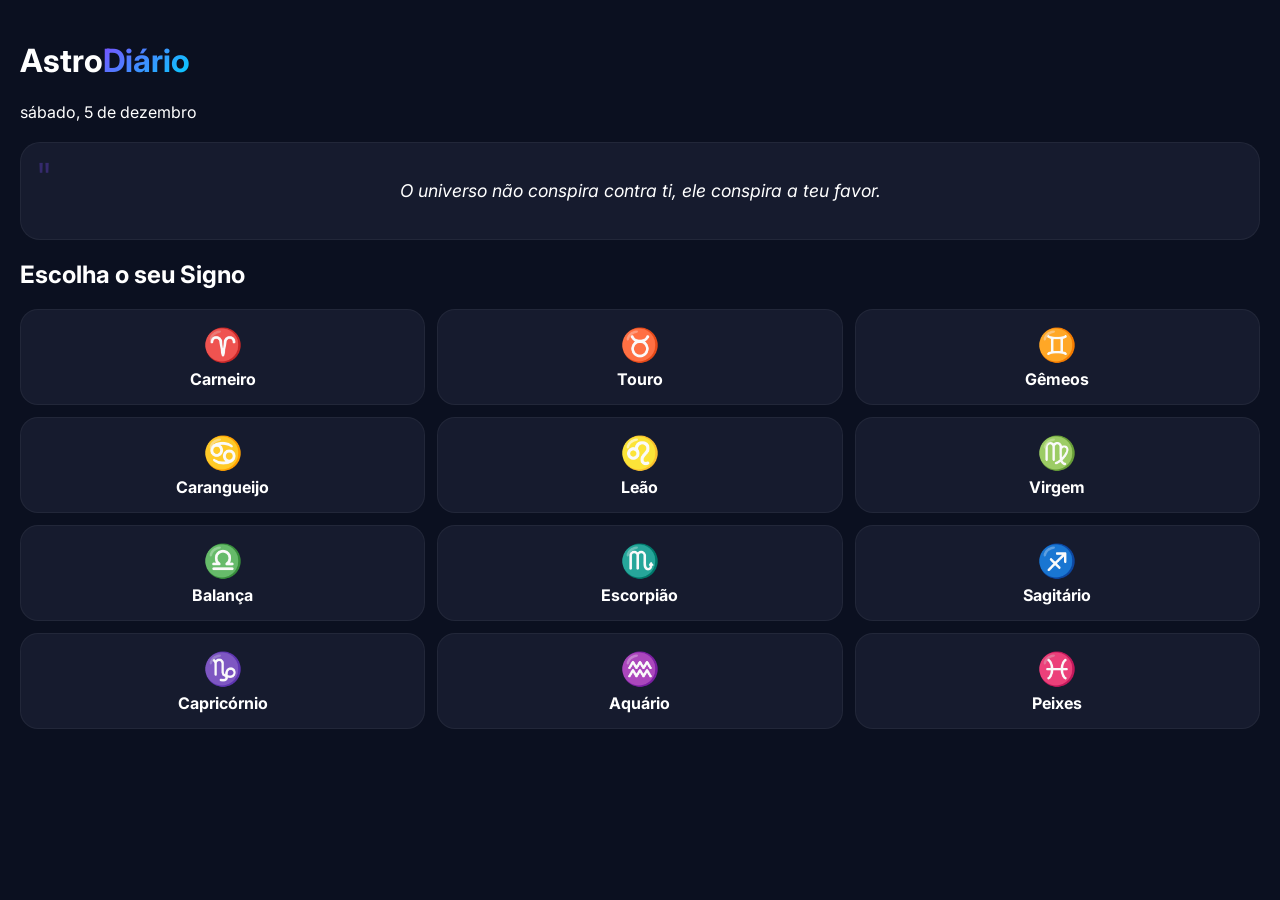
<file: index.html>
<!DOCTYPE html>
<html lang="pt-PT">
<head>
    <meta charset="UTF-8">
    <meta name="viewport" content="width=device-width, initial-scale=1, viewport-fit=cover">
    <title>Astro Diário</title>
    <link rel="stylesheet" href="style.css">
    <link href="https://fonts.googleapis.com/css2?family=Inter:wght@400;600;800&display=swap" rel="stylesheet">
</head>
<body>
    <div class="app-shell">
        <header class="main-header">
            <h1>Astro<span class="gradient-text">Diário</span></h1>
            <p id="currentDate"></p>
        </header>

        <section class="daily-inspiration">
            <div class="quote-card">
                <span class="quote-icon">"</span>
                <p id="dailyQuote">A carregar a tua dose de luz...</p>
            </div>
        </section>

        <section class="horoscopo-section">
            <h2 class="section-title">Escolha o seu Signo</h2>
            <div class="sign-grid" id="signGrid"></div>
        </section>
    </div>

    <div class="modal" id="signModal">
        <div class="modal-sheet">
            <div class="modal-head">
                <div class="modal-info">
                    <span id="modalSymbol" class="modal-symbol"></span>
                    <div>
                        <h2 id="modalTitle">---</h2>
                        <p id="modalDates"></p>
                    </div>
                </div>
                <button class="modal-close" id="modalClose">✕</button>
            </div>
            
            <div class="modal-body">
                <p id="modalSummary" class="main-text"></p>

                <div class="lucky-numbers">
                    <p>Números da Sorte:</p>
                    <div id="luckyBalls" class="balls-container"></div>
                </div>

                <div class="forecast-grid">
                    <div class="forecast-box"><strong>❤️ Amor</strong><p id="modalLove"></p></div>
                    <div class="forecast-box"><strong>💼 Trabalho</strong><p id="modalWork"></p></div>
                    <div class="forecast-box"><strong>🌿 Saúde</strong><p id="modalWellness"></p></div>
                    <div class="forecast-box"><strong>🍀 Conselho</strong><p id="modalAdvice"></p></div>
                </div>
                
                <div class="lucky-color-row">
                    <span id="modalLuckyColor"></span>
                </div>
            </div>
        </div>
    </div>

    <script src="script.js"></script>
</body>
</html>
</file>
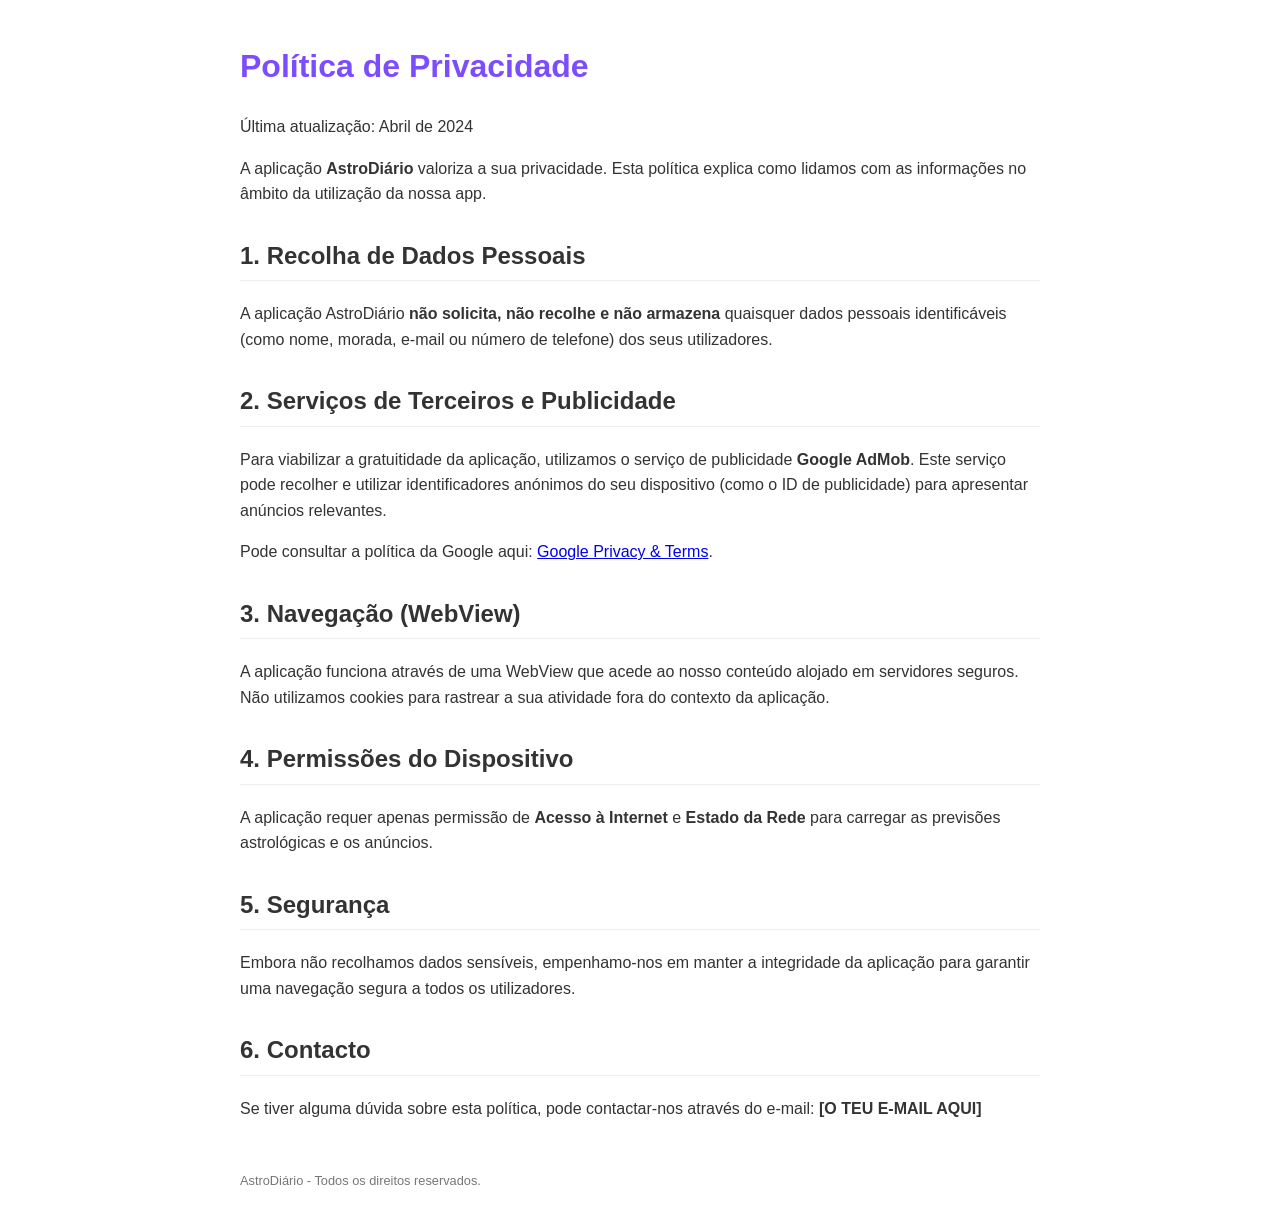
<file: privacidade.html>
<!DOCTYPE html>
<html lang="pt-PT">
<head>
    <meta charset="UTF-8">
    <meta name="viewport" content="width=device-width, initial-scale=1.0">
    <title>Política de Privacidade - AstroDiário</title>
    <style>
        body { font-family: sans-serif; line-height: 1.6; color: #333; max-width: 800px; margin: 0 auto; padding: 20px; }
        h1 { color: #7c4dff; }
        h2 { border-bottom: 1px solid #eee; padding-bottom: 5px; margin-top: 30px; }
        .footer { margin-top: 50px; font-size: 0.8em; color: #777; }
    </style>
</head>
<body>
    <h1>Política de Privacidade</h1>
    <p>Última atualização: Abril de 2024</p>

    <p>A aplicação <strong>AstroDiário</strong> valoriza a sua privacidade. Esta política explica como lidamos com as informações no âmbito da utilização da nossa app.</p>

    <h2>1. Recolha de Dados Pessoais</h2>
    <p>A aplicação AstroDiário <strong>não solicita, não recolhe e não armazena</strong> quaisquer dados pessoais identificáveis (como nome, morada, e-mail ou número de telefone) dos seus utilizadores.</p>

    <h2>2. Serviços de Terceiros e Publicidade</h2>
    <p>Para viabilizar a gratuitidade da aplicação, utilizamos o serviço de publicidade <strong>Google AdMob</strong>. Este serviço pode recolher e utilizar identificadores anónimos do seu dispositivo (como o ID de publicidade) para apresentar anúncios relevantes.</p>
    <p>Pode consultar a política da Google aqui: <a href="https://policies.google.com/privacy" target="_blank">Google Privacy & Terms</a>.</p>

    <h2>3. Navegação (WebView)</h2>
    <p>A aplicação funciona através de uma WebView que acede ao nosso conteúdo alojado em servidores seguros. Não utilizamos cookies para rastrear a sua atividade fora do contexto da aplicação.</p>

    <h2>4. Permissões do Dispositivo</h2>
    <p>A aplicação requer apenas permissão de <strong>Acesso à Internet</strong> e <strong>Estado da Rede</strong> para carregar as previsões astrológicas e os anúncios.</p>

    <h2>5. Segurança</h2>
    <p>Embora não recolhamos dados sensíveis, empenhamo-nos em manter a integridade da aplicação para garantir uma navegação segura a todos os utilizadores.</p>

    <h2>6. Contacto</h2>
    <p>Se tiver alguma dúvida sobre esta política, pode contactar-nos através do e-mail: <strong>[O TEU E-MAIL AQUI]</strong></p>

    <div class="footer">
        AstroDiário - Todos os direitos reservados.
    </div>
</body>
</html>
</file>
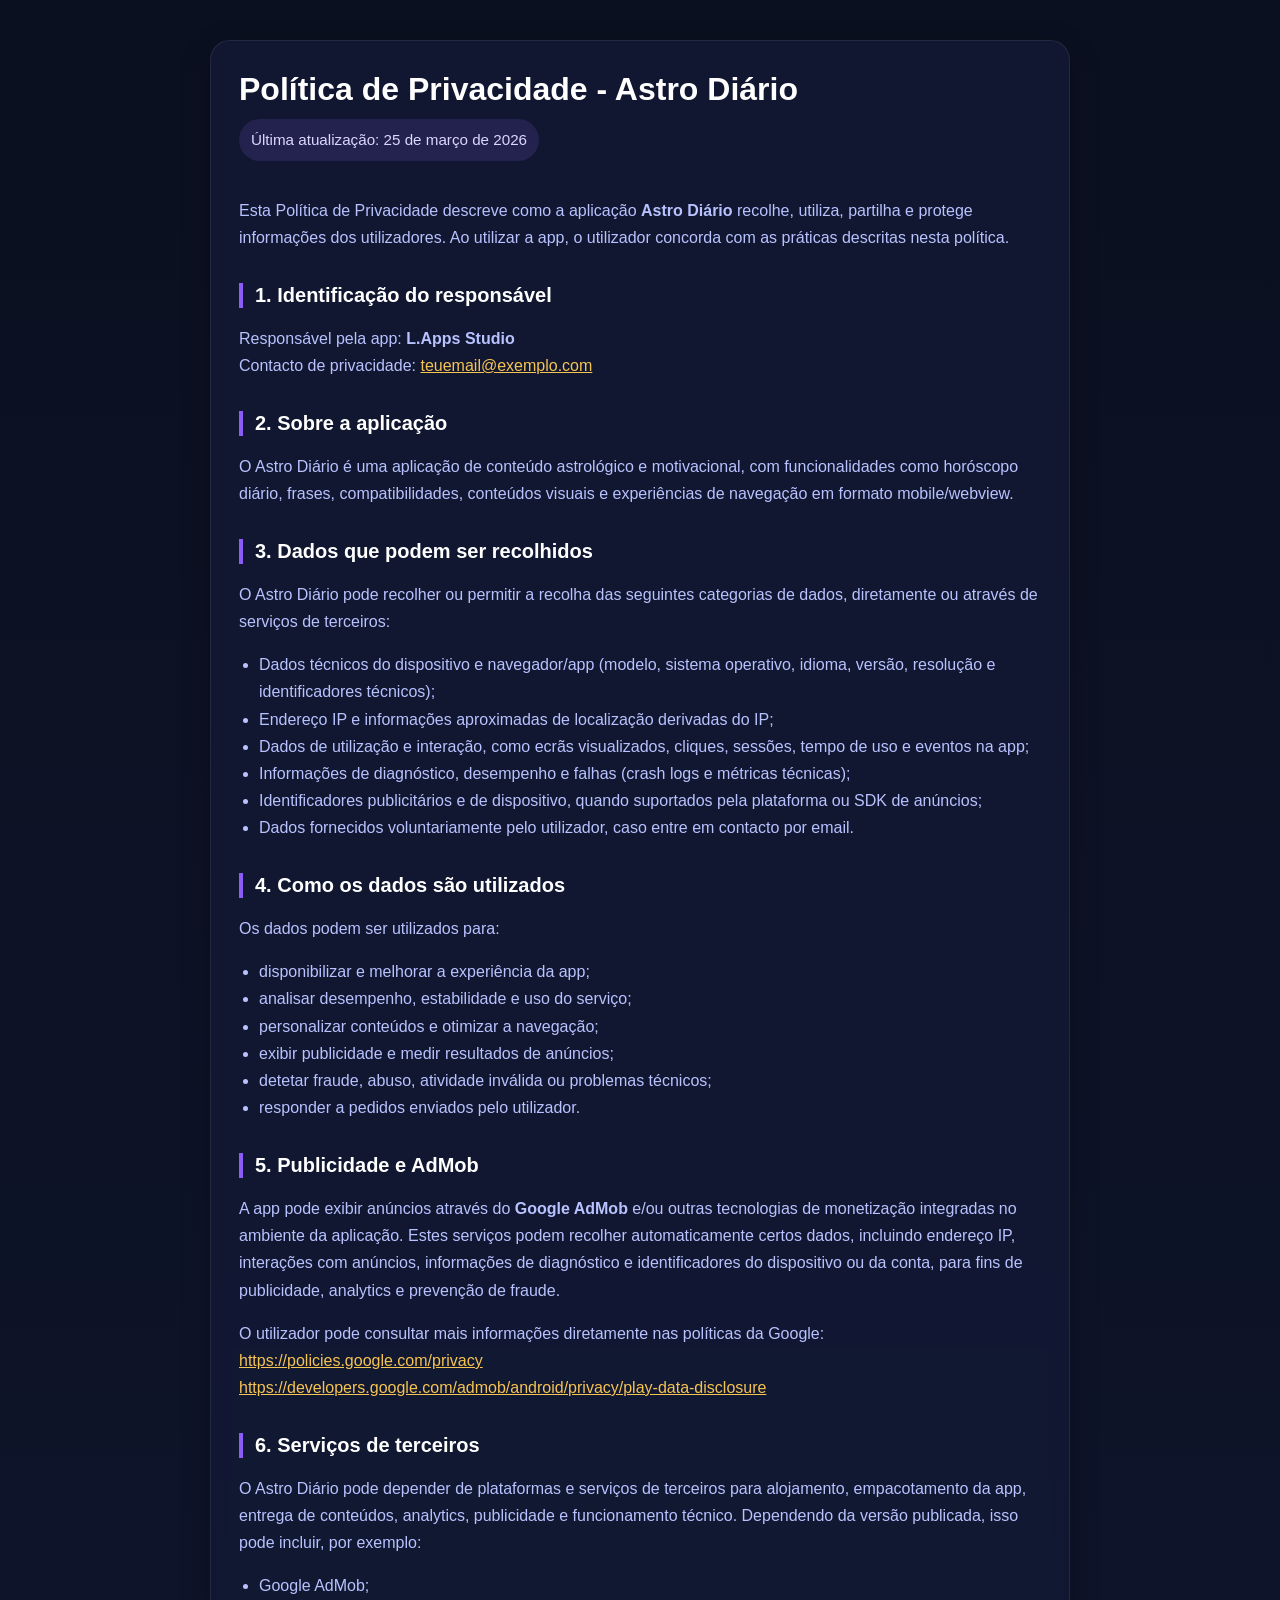
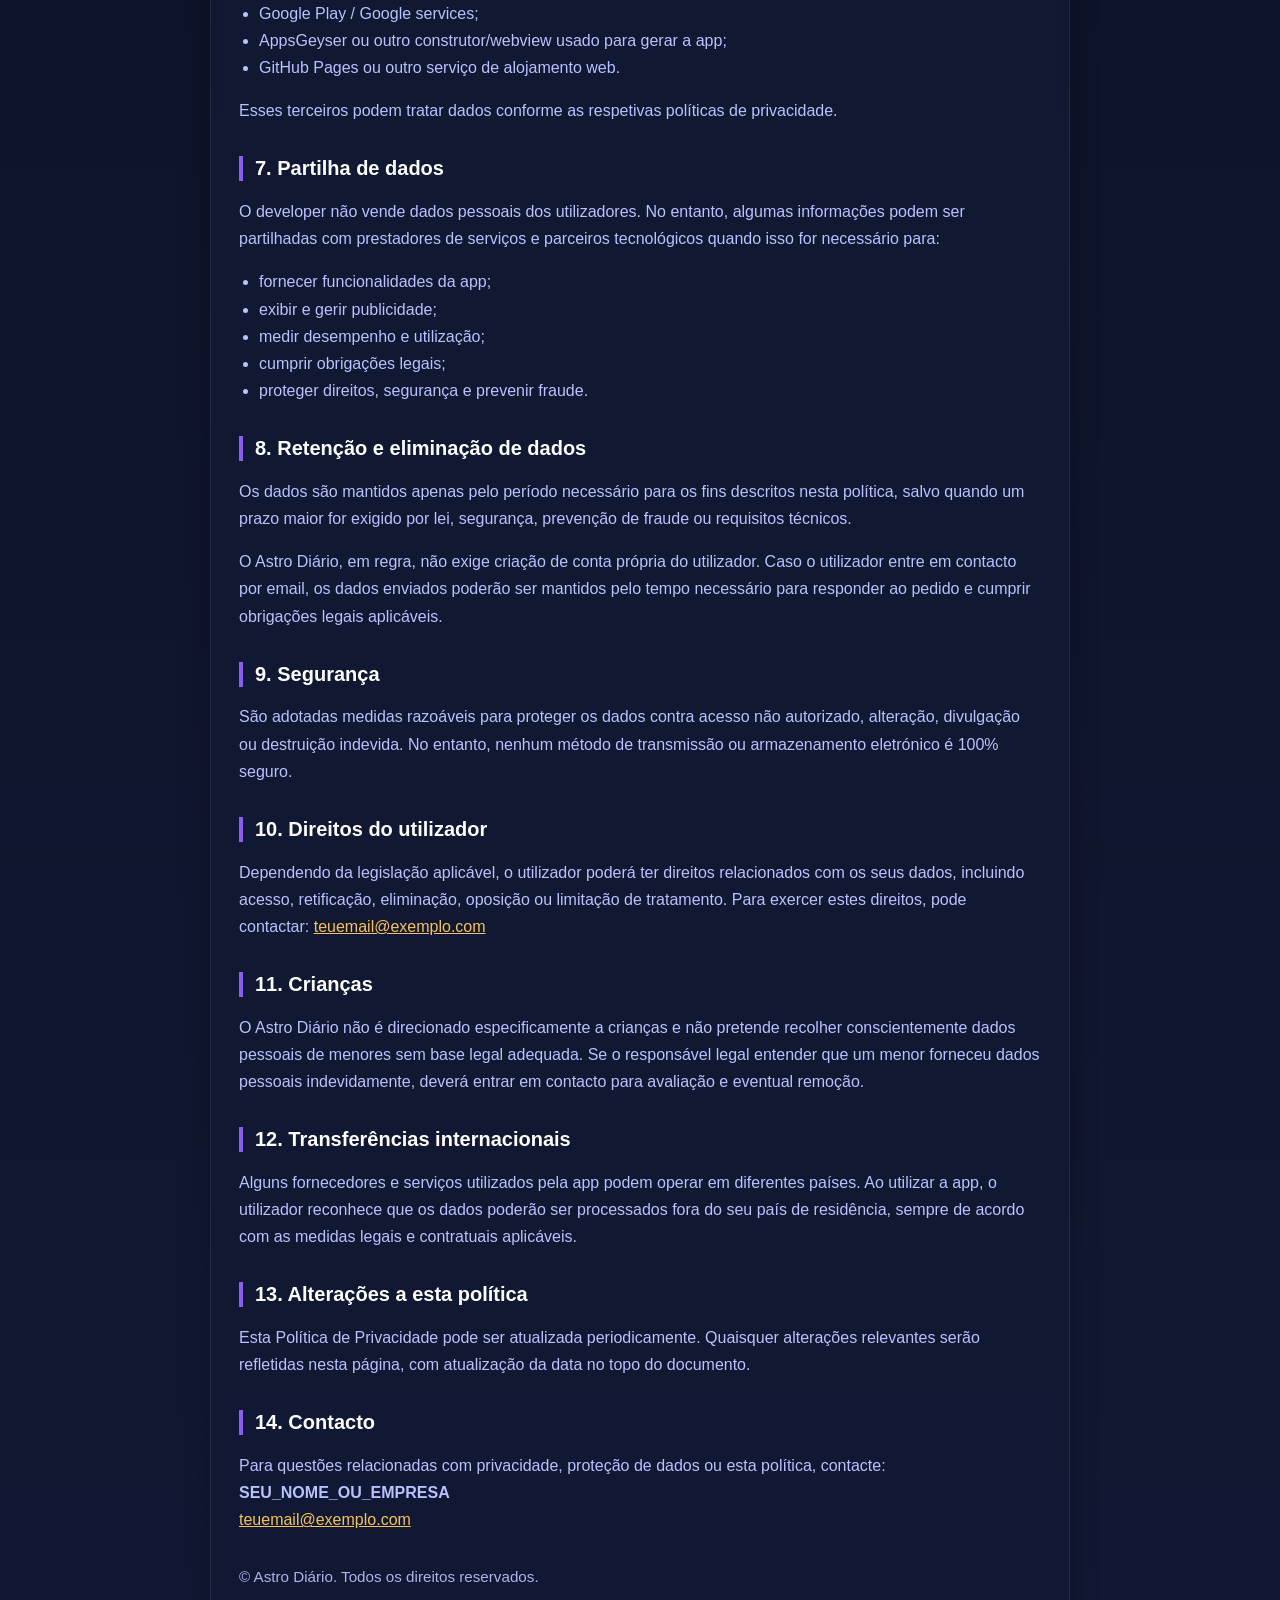
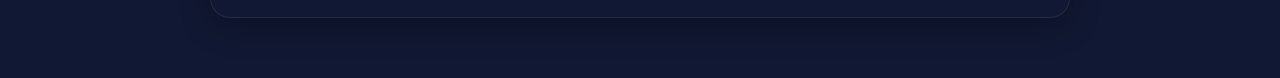
<file: privacy.html>
<!DOCTYPE html>
<html lang="pt-PT">
<head>
  <meta charset="UTF-8" />
  <meta name="viewport" content="width=device-width, initial-scale=1.0" />
  <title>Política de Privacidade - Astro Diário</title>
  <meta name="description" content="Política de Privacidade da app Astro Diário." />
  <meta name="robots" content="index,follow" />
  <style>
    :root{
      --bg:#0b1020;
      --card:#121933;
      --text:#eef2ff;
      --muted:#b8c2ff;
      --accent:#8b5cf6;
      --accent-2:#f6c453;
      --border:rgba(255,255,255,.08);
    }
    *{box-sizing:border-box}
    body{
      margin:0;
      font-family:Arial,Helvetica,sans-serif;
      background:linear-gradient(180deg,#0b1020 0%,#111833 100%);
      color:var(--text);
      line-height:1.7;
    }
    .wrap{
      max-width:900px;
      margin:0 auto;
      padding:40px 20px 60px;
    }
    .card{
      background:rgba(18,25,51,.9);
      border:1px solid var(--border);
      border-radius:20px;
      padding:28px;
      box-shadow:0 10px 30px rgba(0,0,0,.25);
      backdrop-filter: blur(8px);
    }
    h1,h2,h3{line-height:1.25;margin-top:0}
    h1{
      font-size:2rem;
      margin-bottom:10px;
      color:#fff;
    }
    h2{
      margin-top:32px;
      color:#fff;
      font-size:1.25rem;
      border-left:4px solid var(--accent);
      padding-left:12px;
    }
    p,li{color:var(--muted)}
    a{color:var(--accent-2)}
    .meta{
      display:inline-block;
      margin-bottom:20px;
      padding:8px 12px;
      border-radius:999px;
      background:rgba(139,92,246,.15);
      color:#ddd6fe;
      font-size:.95rem;
    }
    ul{padding-left:20px}
    .footer{
      margin-top:30px;
      font-size:.95rem;
      color:#aab4ee;
    }
  </style>
</head>
<body>
  <div class="wrap">
    <div class="card">
      <h1>Política de Privacidade - Astro Diário</h1>
      <div class="meta">Última atualização: 25 de março de 2026</div>

      <p>
        Esta Política de Privacidade descreve como a aplicação <strong>Astro Diário</strong>
        recolhe, utiliza, partilha e protege informações dos utilizadores.
        Ao utilizar a app, o utilizador concorda com as práticas descritas nesta política.
      </p>

      <h2>1. Identificação do responsável</h2>
      <p>
        Responsável pela app: <strong>L.Apps Studio</strong><br />
        Contacto de privacidade: <a href="mailto:dontasko.geral@gmail.com">teuemail@exemplo.com</a>
      </p>

      <h2>2. Sobre a aplicação</h2>
      <p>
        O Astro Diário é uma aplicação de conteúdo astrológico e motivacional, com
        funcionalidades como horóscopo diário, frases, compatibilidades, conteúdos visuais
        e experiências de navegação em formato mobile/webview.
      </p>

      <h2>3. Dados que podem ser recolhidos</h2>
      <p>
        O Astro Diário pode recolher ou permitir a recolha das seguintes categorias de dados,
        diretamente ou através de serviços de terceiros:
      </p>
      <ul>
        <li>Dados técnicos do dispositivo e navegador/app (modelo, sistema operativo, idioma, versão, resolução e identificadores técnicos);</li>
        <li>Endereço IP e informações aproximadas de localização derivadas do IP;</li>
        <li>Dados de utilização e interação, como ecrãs visualizados, cliques, sessões, tempo de uso e eventos na app;</li>
        <li>Informações de diagnóstico, desempenho e falhas (crash logs e métricas técnicas);</li>
        <li>Identificadores publicitários e de dispositivo, quando suportados pela plataforma ou SDK de anúncios;</li>
        <li>Dados fornecidos voluntariamente pelo utilizador, caso entre em contacto por email.</li>
      </ul>

      <h2>4. Como os dados são utilizados</h2>
      <p>Os dados podem ser utilizados para:</p>
      <ul>
        <li>disponibilizar e melhorar a experiência da app;</li>
        <li>analisar desempenho, estabilidade e uso do serviço;</li>
        <li>personalizar conteúdos e otimizar a navegação;</li>
        <li>exibir publicidade e medir resultados de anúncios;</li>
        <li>detetar fraude, abuso, atividade inválida ou problemas técnicos;</li>
        <li>responder a pedidos enviados pelo utilizador.</li>
      </ul>

      <h2>5. Publicidade e AdMob</h2>
      <p>
        A app pode exibir anúncios através do <strong>Google AdMob</strong> e/ou outras tecnologias de monetização
        integradas no ambiente da aplicação. Estes serviços podem recolher automaticamente certos dados,
        incluindo endereço IP, interações com anúncios, informações de diagnóstico e identificadores
        do dispositivo ou da conta, para fins de publicidade, analytics e prevenção de fraude.
      </p>
      <p>
        O utilizador pode consultar mais informações diretamente nas políticas da Google:
        <br />
        <a href="https://policies.google.com/privacy" target="_blank" rel="noopener noreferrer">https://policies.google.com/privacy</a><br />
        <a href="https://developers.google.com/admob/android/privacy/play-data-disclosure" target="_blank" rel="noopener noreferrer">https://developers.google.com/admob/android/privacy/play-data-disclosure</a>
      </p>

      <h2>6. Serviços de terceiros</h2>
      <p>
        O Astro Diário pode depender de plataformas e serviços de terceiros para alojamento,
        empacotamento da app, entrega de conteúdos, analytics, publicidade e funcionamento técnico.
        Dependendo da versão publicada, isso pode incluir, por exemplo:
      </p>
      <ul>
        <li>Google AdMob;</li>
        <li>Google Play / Google services;</li>
        <li>AppsGeyser ou outro construtor/webview usado para gerar a app;</li>
        <li>GitHub Pages ou outro serviço de alojamento web.</li>
      </ul>
      <p>
        Esses terceiros podem tratar dados conforme as respetivas políticas de privacidade.
      </p>

      <h2>7. Partilha de dados</h2>
      <p>
        O developer não vende dados pessoais dos utilizadores. No entanto, algumas informações
        podem ser partilhadas com prestadores de serviços e parceiros tecnológicos quando isso for
        necessário para:
      </p>
      <ul>
        <li>fornecer funcionalidades da app;</li>
        <li>exibir e gerir publicidade;</li>
        <li>medir desempenho e utilização;</li>
        <li>cumprir obrigações legais;</li>
        <li>proteger direitos, segurança e prevenir fraude.</li>
      </ul>

      <h2>8. Retenção e eliminação de dados</h2>
      <p>
        Os dados são mantidos apenas pelo período necessário para os fins descritos nesta política,
        salvo quando um prazo maior for exigido por lei, segurança, prevenção de fraude ou requisitos técnicos.
      </p>
      <p>
        O Astro Diário, em regra, não exige criação de conta própria do utilizador. Caso o utilizador entre
        em contacto por email, os dados enviados poderão ser mantidos pelo tempo necessário para responder
        ao pedido e cumprir obrigações legais aplicáveis.
      </p>

      <h2>9. Segurança</h2>
      <p>
        São adotadas medidas razoáveis para proteger os dados contra acesso não autorizado, alteração,
        divulgação ou destruição indevida. No entanto, nenhum método de transmissão ou armazenamento
        eletrónico é 100% seguro.
      </p>

      <h2>10. Direitos do utilizador</h2>
      <p>
        Dependendo da legislação aplicável, o utilizador poderá ter direitos relacionados com os seus dados,
        incluindo acesso, retificação, eliminação, oposição ou limitação de tratamento.
        Para exercer estes direitos, pode contactar:
        <a href="mailto:dontasko.geral@gmail.com">teuemail@exemplo.com</a>
      </p>

      <h2>11. Crianças</h2>
      <p>
        O Astro Diário não é direcionado especificamente a crianças e não pretende recolher conscientemente
        dados pessoais de menores sem base legal adequada. Se o responsável legal entender que um menor forneceu
        dados pessoais indevidamente, deverá entrar em contacto para avaliação e eventual remoção.
      </p>

      <h2>12. Transferências internacionais</h2>
      <p>
        Alguns fornecedores e serviços utilizados pela app podem operar em diferentes países.
        Ao utilizar a app, o utilizador reconhece que os dados poderão ser processados fora do seu país de residência,
        sempre de acordo com as medidas legais e contratuais aplicáveis.
      </p>

      <h2>13. Alterações a esta política</h2>
      <p>
        Esta Política de Privacidade pode ser atualizada periodicamente. Quaisquer alterações relevantes
        serão refletidas nesta página, com atualização da data no topo do documento.
      </p>

      <h2>14. Contacto</h2>
      <p>
        Para questões relacionadas com privacidade, proteção de dados ou esta política, contacte:
        <br />
        <strong>SEU_NOME_OU_EMPRESA</strong><br />
        <a href="mailto:dontasko.geral@gmail.com">teuemail@exemplo.com</a>
      </p>

      <div class="footer">
        © Astro Diário. Todos os direitos reservados.
      </div>
    </div>
  </div>
</body>
</html>
</file>
<file: style.css>
:root {
    --bg: #0b1020;
    --card: #161b2e;
    --accent: #7c4dff;
    --gradient: linear-gradient(135deg, #7c4dff, #00d2ff);
}

body { background: var(--bg); color: white; font-family: 'Inter', sans-serif; margin: 0; }
.app-shell { padding: 20px; }

.gradient-text { background: var(--gradient); -webkit-background-clip: text; -webkit-text-fill-color: transparent; }

/* FRASE DO DIA */
.quote-card {
    background: var(--card);
    padding: 20px;
    border-radius: 20px;
    position: relative;
    margin: 20px 0;
    border: 1px solid rgba(255,255,255,0.05);
}
.quote-icon { font-size: 40px; color: var(--accent); opacity: 0.3; position: absolute; top: 10px; left: 15px; }
#dailyQuote { font-style: italic; text-align: center; font-size: 1.1rem; }

/* SIGNOS */
.sign-grid { display: grid; grid-template-columns: repeat(3, 1fr); gap: 12px; }
.sign-card { background: var(--card); padding: 15px; border-radius: 18px; text-align: center; cursor: pointer; border: 1px solid rgba(255,255,255,0.05); }
.sign-symbol { font-size: 2rem; display: block; margin-bottom: 5px; }

/* NÚMEROS DA SORTE */
.lucky-numbers { margin: 20px 0; text-align: center; }
.balls-container { display: flex; justify-content: center; gap: 10px; margin-top: 10px; }
.ball { background: var(--gradient); width: 45px; height: 45px; display: flex; align-items: center; justify-content: center; border-radius: 50%; font-weight: bold; font-size: 1.1rem; box-shadow: 0 4px 15px rgba(124, 77, 255, 0.4); }

/* MODAL */
.modal { position: fixed; inset: 0; background: rgba(0,0,0,0.9); display: none; align-items: flex-end; z-index: 10000; }
.modal.open { display: flex; }
.modal-sheet { background: #1a1f35; width: 100%; min-height: 85vh; border-radius: 30px 30px 0 0; padding: 25px; overflow-y: auto; }
.forecast-grid { display: grid; grid-template-columns: 1fr 1fr; gap: 10px; }
.forecast-box { background: rgba(255,255,255,0.03); padding: 12px; border-radius: 15px; border: 1px solid rgba(255,255,255,0.05); }
.forecast-box strong { color: var(--accent); font-size: 0.8rem; display: block; }
.modal-close { background: rgba(255,255,255,0.1); border: none; color: white; width: 40px; height: 40px; border-radius: 50%; }
</file>
